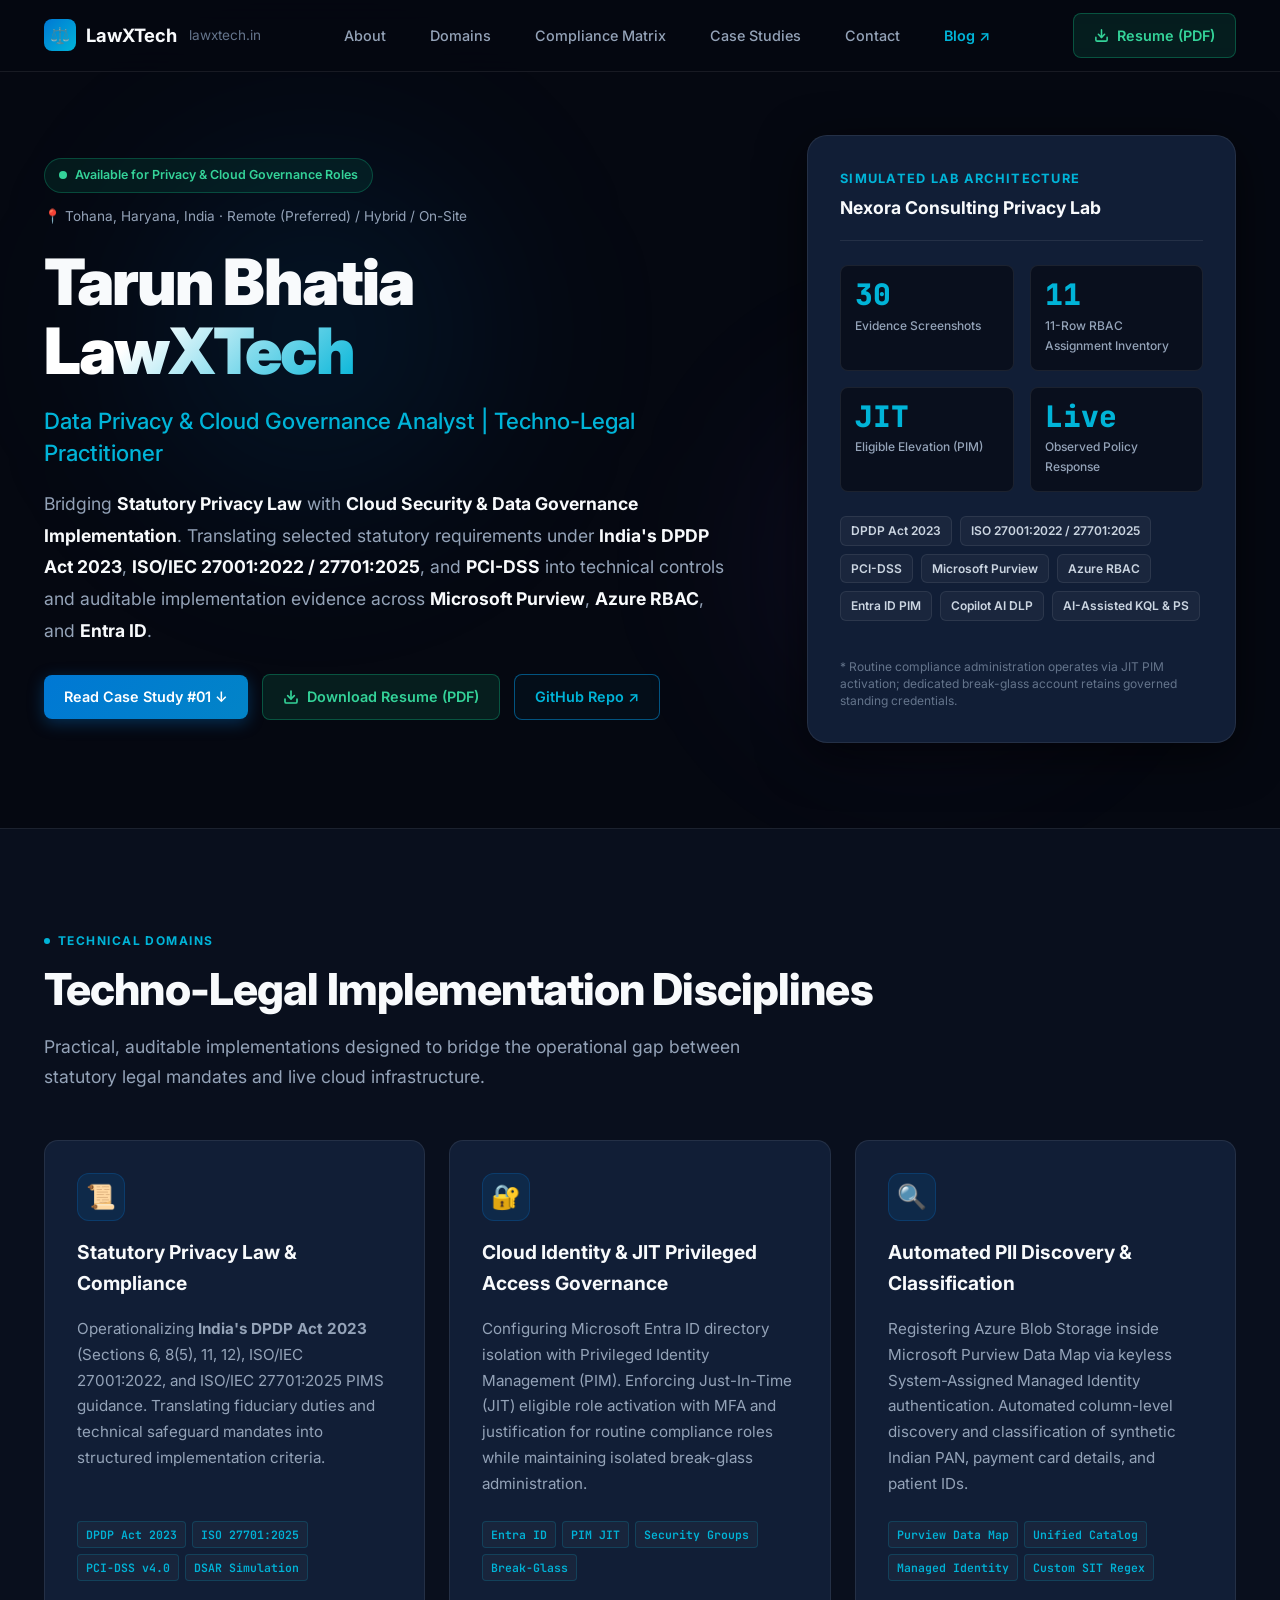
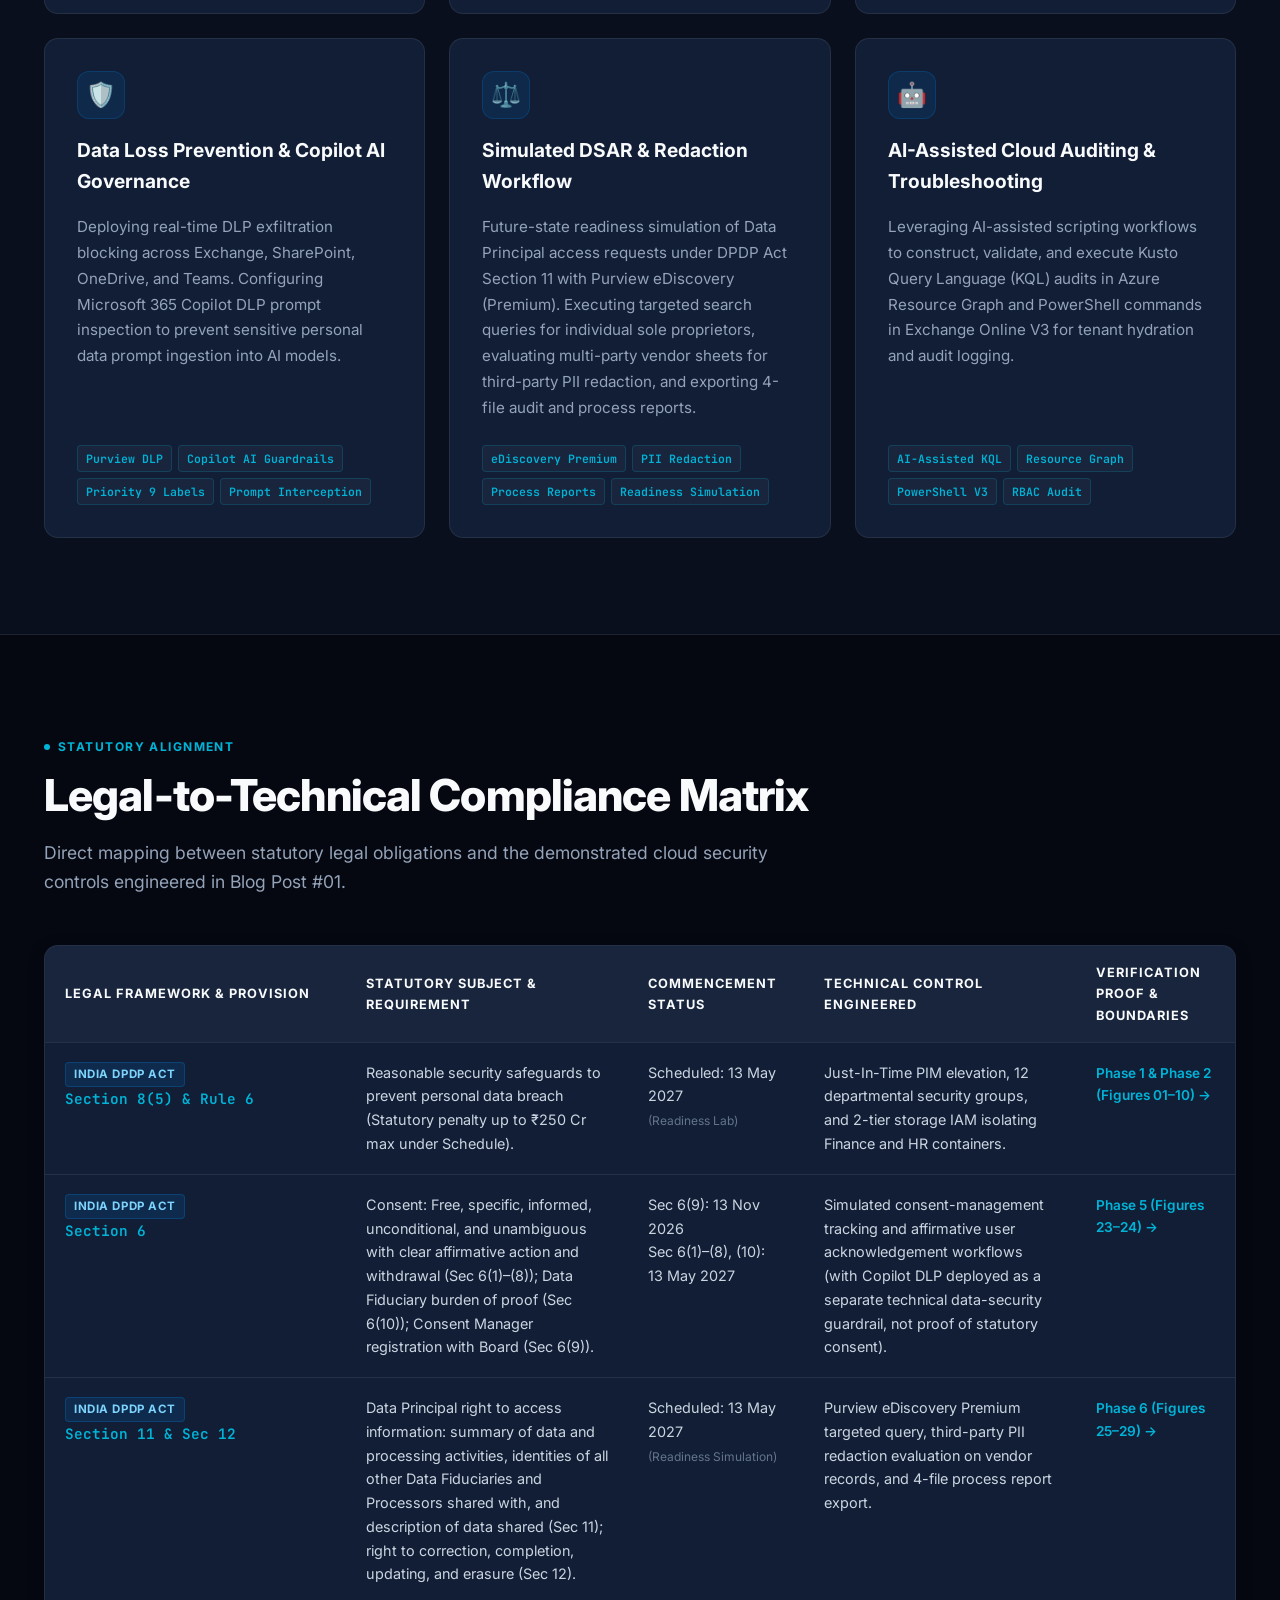
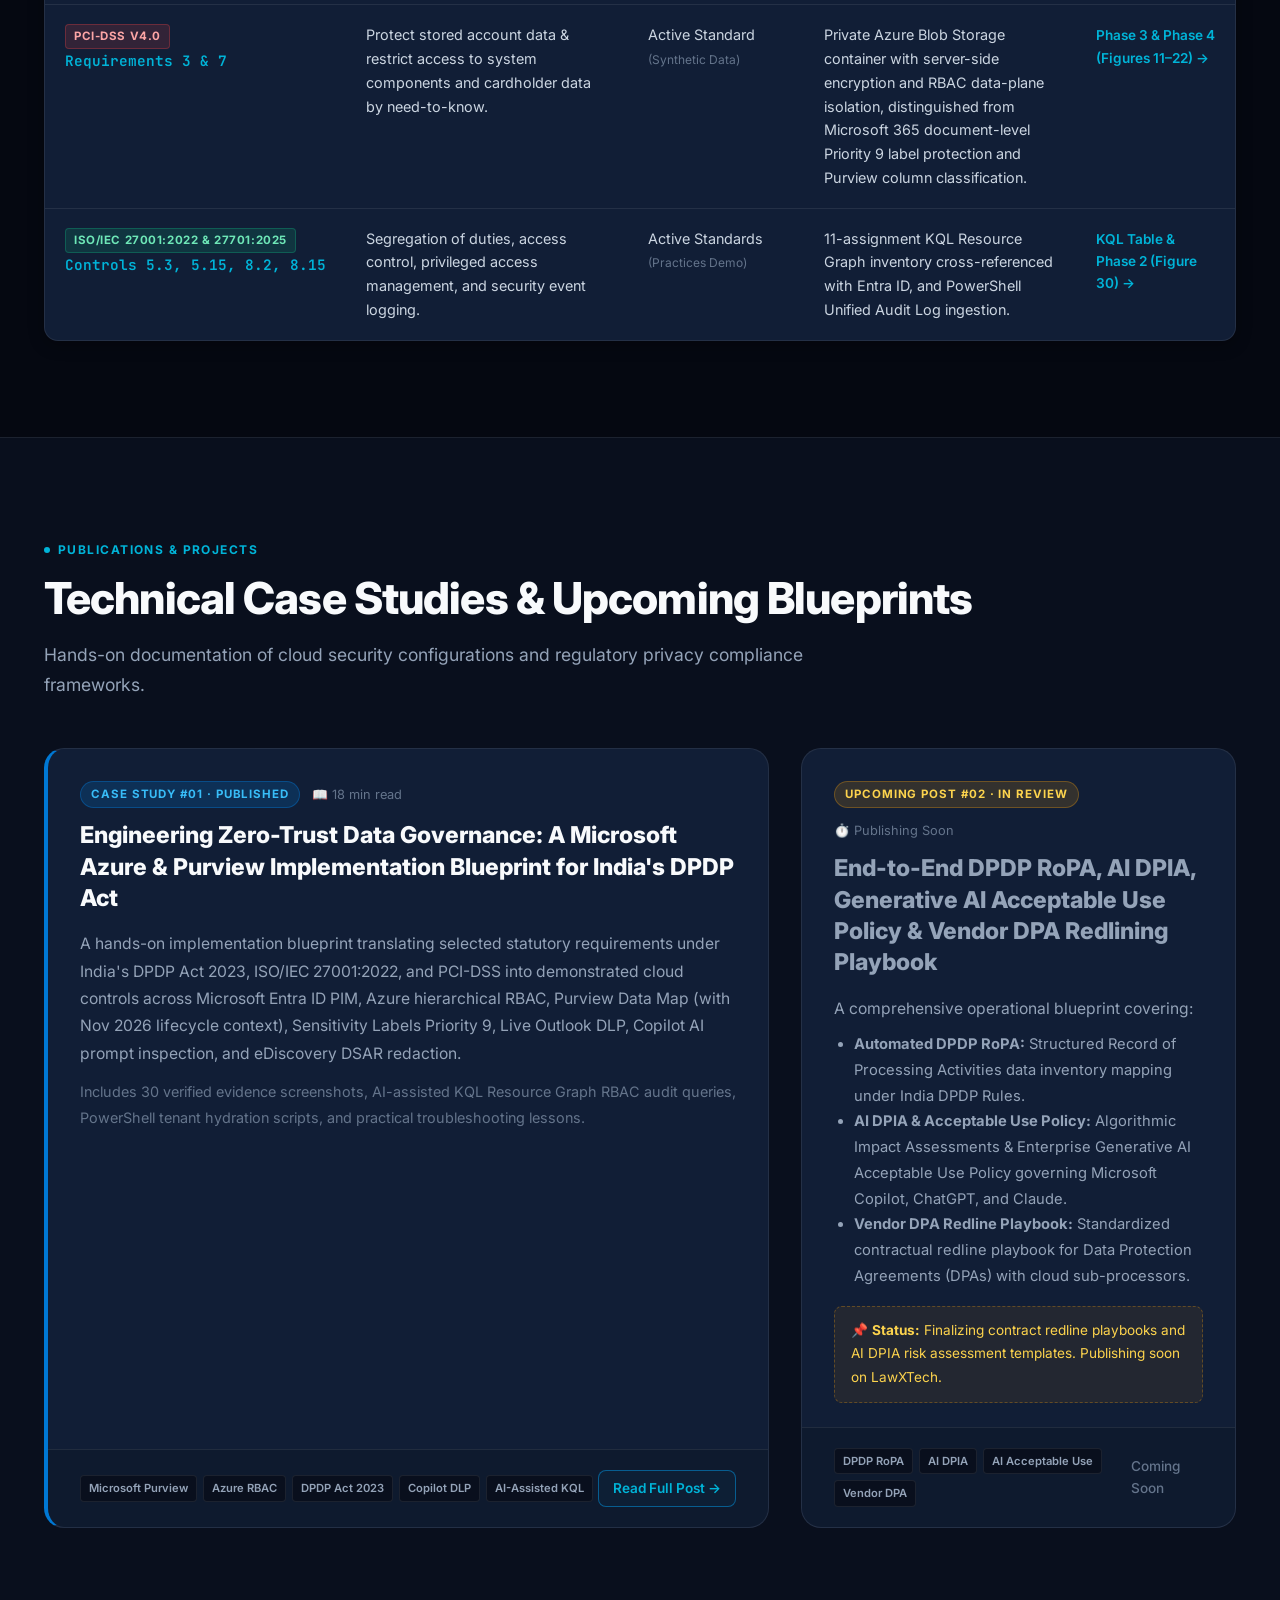
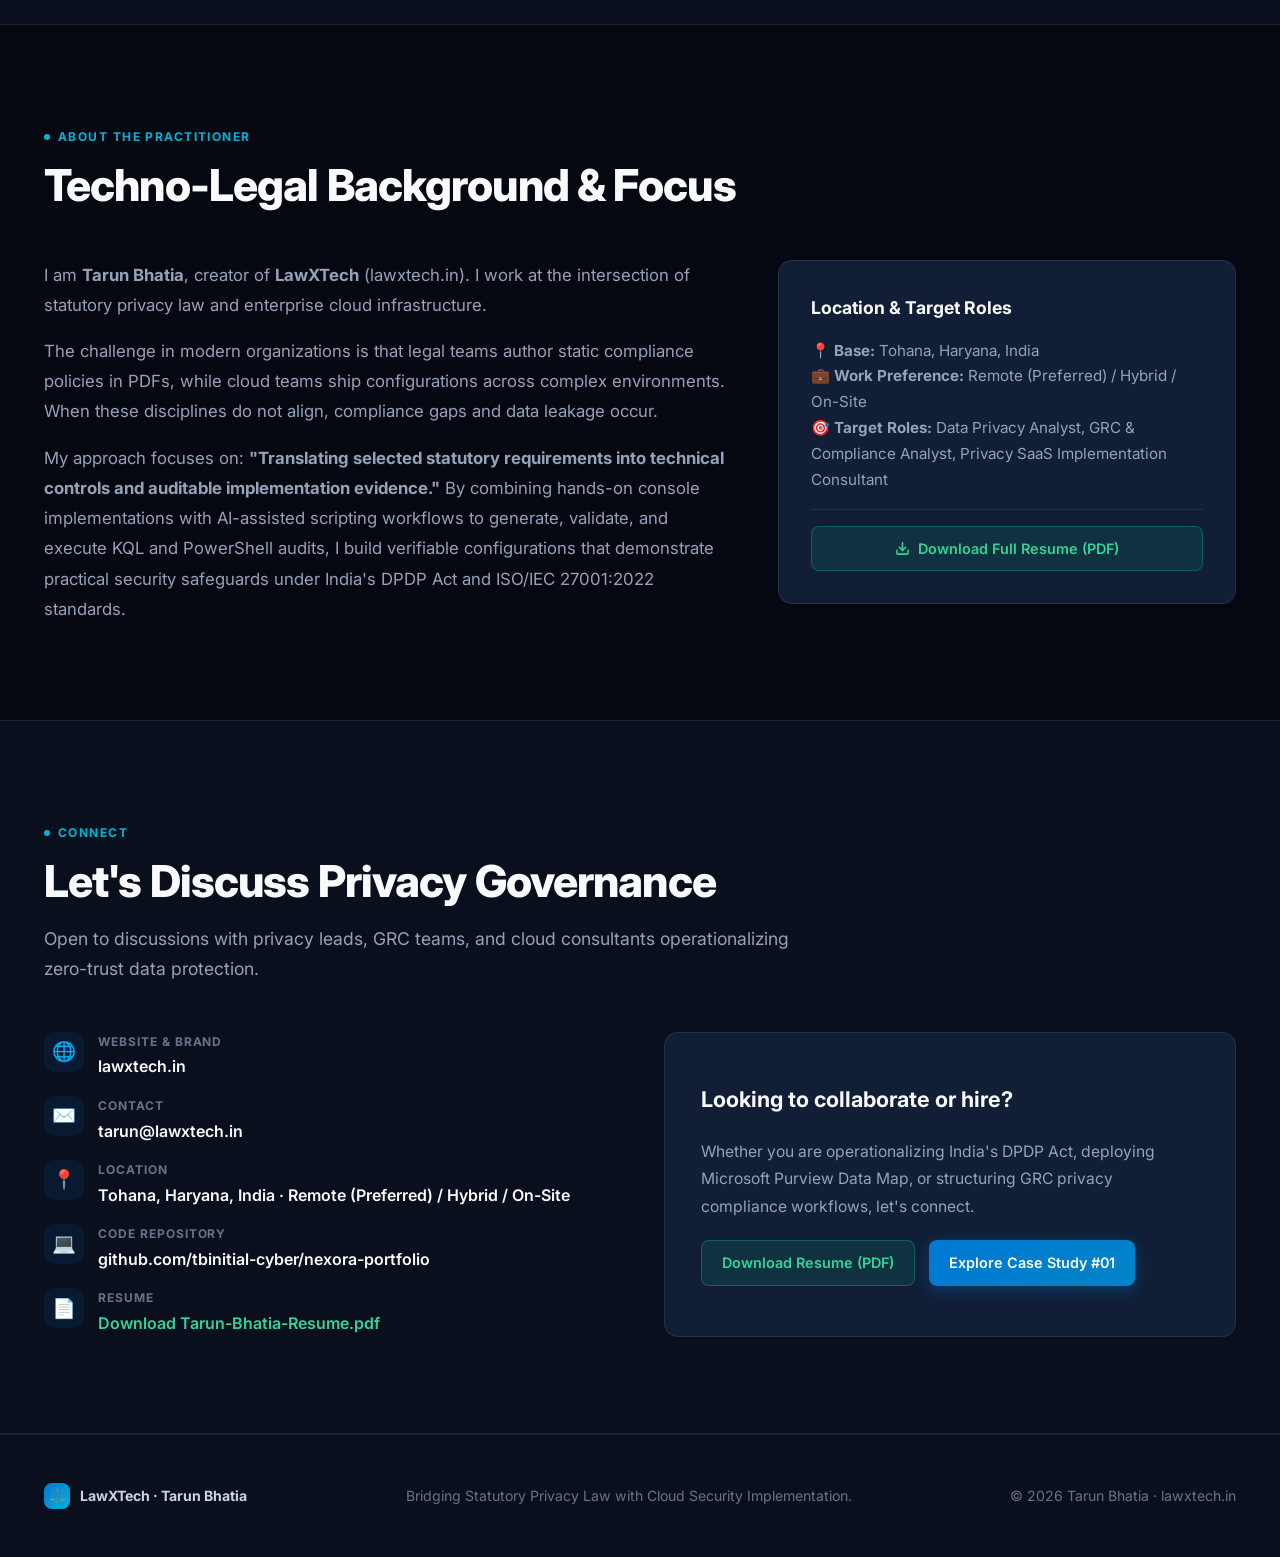
<file: index.html>
<!DOCTYPE html>
<html lang="en">
<head>
  <meta charset="UTF-8">
  <meta name="viewport" content="width=device-width, initial-scale=1.0">
  <title>Tarun Bhatia — Data Privacy &amp; Cloud Governance Analyst | Techno-Legal Practitioner</title>
  <meta name="description" content="Personal techno-legal brand and native technical blog of Tarun Bhatia. Bridging Statutory Privacy Law (DPDP Act 2023, ISO 27001:2022, PCI-DSS) with Cloud Security &amp; Data Governance implementations across Microsoft Purview, Azure RBAC, and Entra ID.">
  <meta property="og:title" content="Tarun Bhatia — Data Privacy &amp; Cloud Governance Analyst | Techno-Legal Practitioner">
  <meta property="og:description" content="Translating selected statutory requirements into technical controls and auditable implementation evidence across Azure, Microsoft Purview, and Entra ID.">
  <meta property="og:url" content="https://lawxtech.in">
  <link rel="preconnect" href="https://fonts.googleapis.com">
  <link rel="preconnect" href="https://fonts.gstatic.com" crossorigin>
  <link href="https://fonts.googleapis.com/css2?family=Inter:wght@300;400;500;600;700;800;900&family=JetBrains+Mono:wght@400;500;600;700&display=swap" rel="stylesheet">
  <link rel="stylesheet" href="style.css">
</head>
<body>

  <!-- ═══════════════════════════════════════════
       NAVIGATION
  ═══════════════════════════════════════════ -->
  <nav id="navbar">
    <div class="container nav-inner">
      <a href="/" class="nav-brand">
        <span class="brand-badge">⚖️</span>
        <span class="brand-name">LawXTech</span>
        <span class="brand-domain">lawxtech.in</span>
      </a>
      <div class="nav-links">
        <a href="#about" class="nav-link">About</a>
        <a href="#domains" class="nav-link">Domains</a>
        <a href="#compliance-matrix" class="nav-link">Compliance Matrix</a>
        <a href="#publications" class="nav-link">Case Studies</a>
        <a href="#contact" class="nav-link">Contact</a>
        <a href="/blog/index.html" class="nav-link" style="color: var(--accent-cyan); font-weight: 600;">Blog ↗</a>
      </div>
      <div class="nav-actions">
        <a href="/assets/Tarun-Bhatia-Resume.pdf" target="_blank" class="btn btn-resume">
          <svg width="15" height="15" viewBox="0 0 24 24" fill="none" stroke="currentColor" stroke-width="2.5" stroke-linecap="round" stroke-linejoin="round"><path d="M21 15v4a2 2 0 0 1-2 2H5a2 2 0 0 1-2-2v-4"></path><polyline points="7 10 12 15 17 10"></polyline><line x1="12" y1="15" x2="12" y2="3"></line></svg>
          Resume (PDF)
        </a>
        <button class="nav-mobile-btn" id="mobile-btn" aria-label="Toggle navigation">
          <span></span><span></span><span></span>
        </button>
      </div>
    </div>
  </nav>

  <!-- ═══════════════════════════════════════════
       HERO
  ═══════════════════════════════════════════ -->
  <header id="hero">
    <div class="hero-glow-1"></div>
    <div class="hero-glow-2"></div>
    <div class="container hero-grid">
      <div class="hero-content">
        <div class="hero-badge-wrap">
          <div class="hero-status">
            <span class="status-dot"></span>
            Available for Privacy &amp; Cloud Governance Roles
          </div>
          <div class="hero-location">
            📍 Tohana, Haryana, India · Remote (Preferred) / Hybrid / On-Site
          </div>
        </div>
        <h1 class="hero-name">
          Tarun Bhatia<br>
          <span>LawXTech</span>
        </h1>
        <h2 class="hero-tagline">
          Data Privacy &amp; Cloud Governance Analyst | Techno-Legal Practitioner
        </h2>
        <p class="hero-bio">
          Bridging <strong>Statutory Privacy Law</strong> with <strong>Cloud Security &amp; Data Governance Implementation</strong>. Translating selected statutory requirements under <strong>India's DPDP Act 2023</strong>, <strong>ISO/IEC 27001:2022 / 27701:2025</strong>, and <strong>PCI-DSS</strong> into technical controls and auditable implementation evidence across <strong>Microsoft Purview</strong>, <strong>Azure RBAC</strong>, and <strong>Entra ID</strong>.
        </p>
        <div class="hero-cta-group">
          <a href="/blog/nexora-purview-dpdp-architecture.html" class="btn btn-primary">
            Read Case Study #01 ↓
          </a>
          <a href="/assets/Tarun-Bhatia-Resume.pdf" target="_blank" class="btn btn-resume">
            <svg width="16" height="16" viewBox="0 0 24 24" fill="none" stroke="currentColor" stroke-width="2.5" stroke-linecap="round" stroke-linejoin="round"><path d="M21 15v4a2 2 0 0 1-2 2H5a2 2 0 0 1-2-2v-4"></path><polyline points="7 10 12 15 17 10"></polyline><line x1="12" y1="15" x2="12" y2="3"></line></svg>
            Download Resume (PDF)
          </a>
          <a href="https://github.com/tbinitial-cyber/nexora-portfolio" target="_blank" rel="noopener" class="btn btn-outline">
            GitHub Repo ↗
          </a>
        </div>
      </div>
      <div class="hero-card">
        <div class="hero-card-header">
          <div class="hch-title">Simulated Lab Architecture</div>
          <div class="hch-sub">Nexora Consulting Privacy Lab</div>
        </div>
        <div class="hero-stats-row">
          <div class="stat-box">
            <div class="sb-num">30</div>
            <div class="sb-lbl">Evidence Screenshots</div>
          </div>
          <div class="stat-box">
            <div class="sb-num">11</div>
            <div class="sb-lbl">11-Row RBAC Assignment Inventory</div>
          </div>
          <div class="stat-box">
            <div class="sb-num">JIT</div>
            <div class="sb-lbl">Eligible Elevation (PIM)</div>
          </div>
          <div class="stat-box">
            <div class="sb-num">Live</div>
            <div class="sb-lbl">Observed Policy Response</div>
          </div>
        </div>
        <div class="hero-badges-list">
          <span class="hbadge">DPDP Act 2023</span>
          <span class="hbadge">ISO 27001:2022 / 27701:2025</span>
          <span class="hbadge">PCI-DSS</span>
          <span class="hbadge">Microsoft Purview</span>
          <span class="hbadge">Azure RBAC</span>
          <span class="hbadge">Entra ID PIM</span>
          <span class="hbadge">Copilot AI DLP</span>
          <span class="hbadge">AI-Assisted KQL &amp; PS</span>
        </div>
        <p style="font-size: 0.75rem; color: var(--text-3); margin-top: 14px; line-height: 1.4;">
          * Routine compliance administration operates via JIT PIM activation; dedicated break-glass account retains governed standing credentials.
        </p>
      </div>
    </div>
  </header>

  <!-- ═══════════════════════════════════════════
       DOMAINS OF EXPERTISE
  ═══════════════════════════════════════════ -->
  <section id="domains" class="section section-alt">
    <div class="container">
      <div class="section-header">
        <div class="section-eyebrow">Technical Domains</div>
        <h2 class="section-title">Techno-Legal Implementation Disciplines</h2>
        <p class="section-desc">Practical, auditable implementations designed to bridge the operational gap between statutory legal mandates and live cloud infrastructure.</p>
      </div>
      <div class="domains-grid">
        <div class="domain-card">
          <div class="dc-icon">📜</div>
          <h3>Statutory Privacy Law &amp; Compliance</h3>
          <p>Operationalizing <strong>India's DPDP Act 2023</strong> (Sections 6, 8(5), 11, 12), ISO/IEC 27001:2022, and ISO/IEC 27701:2025 PIMS guidance. Translating fiduciary duties and technical safeguard mandates into structured implementation criteria.</p>
          <div class="domain-tags">
            <span class="dtag">DPDP Act 2023</span>
            <span class="dtag">ISO 27701:2025</span>
            <span class="dtag">PCI-DSS v4.0</span>
            <span class="dtag">DSAR Simulation</span>
          </div>
        </div>
        <div class="domain-card">
          <div class="dc-icon">🔐</div>
          <h3>Cloud Identity &amp; JIT Privileged Access Governance</h3>
          <p>Configuring Microsoft Entra ID directory isolation with Privileged Identity Management (PIM). Enforcing Just-In-Time (JIT) eligible role activation with MFA and justification for routine compliance roles while maintaining isolated break-glass administration.</p>
          <div class="domain-tags">
            <span class="dtag">Entra ID</span>
            <span class="dtag">PIM JIT</span>
            <span class="dtag">Security Groups</span>
            <span class="dtag">Break-Glass</span>
          </div>
        </div>
        <div class="domain-card">
          <div class="dc-icon">🔍</div>
          <h3>Automated PII Discovery &amp; Classification</h3>
          <p>Registering Azure Blob Storage inside Microsoft Purview Data Map via keyless System-Assigned Managed Identity authentication. Automated column-level discovery and classification of synthetic Indian PAN, payment card details, and patient IDs.</p>
          <div class="domain-tags">
            <span class="dtag">Purview Data Map</span>
            <span class="dtag">Unified Catalog</span>
            <span class="dtag">Managed Identity</span>
            <span class="dtag">Custom SIT Regex</span>
          </div>
        </div>
        <div class="domain-card">
          <div class="dc-icon">🛡️</div>
          <h3>Data Loss Prevention &amp; Copilot AI Governance</h3>
          <p>Deploying real-time DLP exfiltration blocking across Exchange, SharePoint, OneDrive, and Teams. Configuring Microsoft 365 Copilot DLP prompt inspection to prevent sensitive personal data prompt ingestion into AI models.</p>
          <div class="domain-tags">
            <span class="dtag">Purview DLP</span>
            <span class="dtag">Copilot AI Guardrails</span>
            <span class="dtag">Priority 9 Labels</span>
            <span class="dtag">Prompt Interception</span>
          </div>
        </div>
        <div class="domain-card">
          <div class="dc-icon">⚖️</div>
          <h3>Simulated DSAR &amp; Redaction Workflow</h3>
          <p>Future-state readiness simulation of Data Principal access requests under DPDP Act Section 11 with Purview eDiscovery (Premium). Executing targeted search queries for individual sole proprietors, evaluating multi-party vendor sheets for third-party PII redaction, and exporting 4-file audit and process reports.</p>
          <div class="domain-tags">
            <span class="dtag">eDiscovery Premium</span>
            <span class="dtag">PII Redaction</span>
            <span class="dtag">Process Reports</span>
            <span class="dtag">Readiness Simulation</span>
          </div>
        </div>
        <div class="domain-card">
          <div class="dc-icon">🤖</div>
          <h3>AI-Assisted Cloud Auditing &amp; Troubleshooting</h3>
          <p>Leveraging AI-assisted scripting workflows to construct, validate, and execute Kusto Query Language (KQL) audits in Azure Resource Graph and PowerShell commands in Exchange Online V3 for tenant hydration and audit logging.</p>
          <div class="domain-tags">
            <span class="dtag">AI-Assisted KQL</span>
            <span class="dtag">Resource Graph</span>
            <span class="dtag">PowerShell V3</span>
            <span class="dtag">RBAC Audit</span>
          </div>
        </div>
      </div>
    </div>
  </section>

  <!-- ═══════════════════════════════════════════
       COMPLIANCE MATRIX
  ═══════════════════════════════════════════ -->
  <section id="compliance-matrix" class="section">
    <div class="container">
      <div class="section-header">
        <div class="section-eyebrow">Statutory Alignment</div>
        <h2 class="section-title">Legal-to-Technical Compliance Matrix</h2>
        <p class="section-desc">Direct mapping between statutory legal obligations and the demonstrated cloud security controls engineered in Blog Post #01.</p>
      </div>
      <div class="compliance-matrix-wrap">
        <table class="compliance-table">
          <thead>
            <tr>
              <th>Legal Framework &amp; Provision</th>
              <th>Statutory Subject &amp; Requirement</th>
              <th>Commencement Status</th>
              <th>Technical Control Engineered</th>
              <th>Verification Proof &amp; Boundaries</th>
            </tr>
          </thead>
          <tbody>
            <tr>
              <td>
                <span class="matrix-fw fw-dpdp">India DPDP Act</span><br>
                <span class="matrix-sec">Section 8(5) &amp; Rule 6</span>
              </td>
              <td>Reasonable security safeguards to prevent personal data breach (Statutory penalty up to ₹250 Cr max under Schedule).</td>
              <td>Scheduled: 13 May 2027<br><small style="color:var(--text-3);">(Readiness Lab)</small></td>
              <td>Just-In-Time PIM elevation, 12 departmental security groups, and 2-tier storage IAM isolating Finance and HR containers.</td>
              <td><a href="/blog/nexora-purview-dpdp-architecture.html#phase-1" class="matrix-link">Phase 1 &amp; Phase 2 (Figures 01–10) →</a></td>
            </tr>
            <tr>
              <td>
                <span class="matrix-fw fw-dpdp">India DPDP Act</span><br>
                <span class="matrix-sec">Section 6</span>
              </td>
              <td>Consent: Free, specific, informed, unconditional, and unambiguous with clear affirmative action and withdrawal (Sec 6(1)–(8)); Data Fiduciary burden of proof (Sec 6(10)); Consent Manager registration with Board (Sec 6(9)).</td>
              <td>Sec 6(9): 13 Nov 2026<br>Sec 6(1)–(8), (10): 13 May 2027</td>
              <td>Simulated consent-management tracking and affirmative user acknowledgement workflows (with Copilot DLP deployed as a separate technical data-security guardrail, not proof of statutory consent).</td>
              <td><a href="/blog/nexora-purview-dpdp-architecture.html#phase-5" class="matrix-link">Phase 5 (Figures 23–24) →</a></td>
            </tr>
            <tr>
              <td>
                <span class="matrix-fw fw-dpdp">India DPDP Act</span><br>
                <span class="matrix-sec">Section 11 &amp; Sec 12</span>
              </td>
              <td>Data Principal right to access information: summary of data and processing activities, identities of all other Data Fiduciaries and Processors shared with, and description of data shared (Sec 11); right to correction, completion, updating, and erasure (Sec 12).</td>
              <td>Scheduled: 13 May 2027<br><small style="color:var(--text-3);">(Readiness Simulation)</small></td>
              <td>Purview eDiscovery Premium targeted query, third-party PII redaction evaluation on vendor records, and 4-file process report export.</td>
              <td><a href="/blog/nexora-purview-dpdp-architecture.html#phase-6" class="matrix-link">Phase 6 (Figures 25–29) →</a></td>
            </tr>
            <tr>
              <td>
                <span class="matrix-fw fw-pci">PCI-DSS v4.0</span><br>
                <span class="matrix-sec">Requirements 3 &amp; 7</span>
              </td>
              <td>Protect stored account data &amp; restrict access to system components and cardholder data by need-to-know.</td>
              <td>Active Standard<br><small style="color:var(--text-3);">(Synthetic Data)</small></td>
              <td>Private Azure Blob Storage container with server-side encryption and RBAC data-plane isolation, distinguished from Microsoft 365 document-level Priority 9 label protection and Purview column classification.</td>
              <td><a href="/blog/nexora-purview-dpdp-architecture.html#phase-3" class="matrix-link">Phase 3 &amp; Phase 4 (Figures 11–22) →</a></td>
            </tr>
            <tr>
              <td>
                <span class="matrix-fw fw-iso">ISO/IEC 27001:2022 &amp; 27701:2025</span><br>
                <span class="matrix-sec">Controls 5.3, 5.15, 8.2, 8.15</span>
              </td>
              <td>Segregation of duties, access control, privileged access management, and security event logging.</td>
              <td>Active Standards<br><small style="color:var(--text-3);">(Practices Demo)</small></td>
              <td>11-assignment KQL Resource Graph inventory cross-referenced with Entra ID, and PowerShell Unified Audit Log ingestion.</td>
              <td><a href="/blog/nexora-purview-dpdp-architecture.html#phase-2" class="matrix-link">KQL Table &amp; Phase 2 (Figure 30) →</a></td>
            </tr>
          </tbody>
        </table>
      </div>
    </div>
  </section>

  <!-- ═══════════════════════════════════════════
       LATEST TECHNICAL CASE STUDIES & PUBLICATIONS
  ═══════════════════════════════════════════ -->
  <section id="publications" class="section section-alt">
    <div class="container">
      <div class="section-header">
        <div class="section-eyebrow">Publications &amp; Projects</div>
        <h2 class="section-title">Technical Case Studies &amp; Upcoming Blueprints</h2>
        <p class="section-desc">Hands-on documentation of cloud security configurations and regulatory privacy compliance frameworks.</p>
      </div>
      <div class="feed-grid">
        <!-- Post #01 (Active) -->
        <article class="feed-card primary-post">
          <div class="feed-card-header">
            <div class="post-meta-row">
              <span class="post-pill pill-active">Case Study #01 · Published</span>
              <span class="post-read-time">📖 18 min read</span>
            </div>
            <h3 class="feed-title">
              <a href="/blog/nexora-purview-dpdp-architecture.html">
                Engineering Zero-Trust Data Governance: A Microsoft Azure &amp; Purview Implementation Blueprint for India's DPDP Act
              </a>
            </h3>
          </div>
          <div class="feed-body">
            <p>
              A hands-on implementation blueprint translating selected statutory requirements under India's DPDP Act 2023, ISO/IEC 27001:2022, and PCI-DSS into demonstrated cloud controls across Microsoft Entra ID PIM, Azure hierarchical RBAC, Purview Data Map (with Nov 2026 lifecycle context), Sensitivity Labels Priority 9, Live Outlook DLP, Copilot AI prompt inspection, and eDiscovery DSAR redaction.
            </p>
            <p style="margin-top: 12px; font-size: 0.9rem; color: var(--text-3);">
              Includes 30 verified evidence screenshots, AI-assisted KQL Resource Graph RBAC audit queries, PowerShell tenant hydration scripts, and practical troubleshooting lessons.
            </p>
          </div>
          <div class="feed-footer">
            <div class="feed-tags">
              <span class="ftag">Microsoft Purview</span>
              <span class="ftag">Azure RBAC</span>
              <span class="ftag">DPDP Act 2023</span>
              <span class="ftag">Copilot DLP</span>
              <span class="ftag">AI-Assisted KQL</span>
            </div>
            <a href="/blog/nexora-purview-dpdp-architecture.html" class="btn btn-outline" style="font-size: 0.85rem; padding: 6px 14px;">
              Read Full Post →
            </a>
          </div>
        </article>

        <!-- Post #02 (Upcoming Card with Policies incorporated) -->
        <article class="feed-card">
          <div class="feed-card-header">
            <div class="post-meta-row">
              <span class="post-pill pill-upcoming">Upcoming Post #02 · In Review</span>
              <span class="post-read-time">⏱️ Publishing Soon</span>
            </div>
            <h3 class="feed-title" style="color: var(--text-2);">
              End-to-End DPDP RoPA, AI DPIA, Generative AI Acceptable Use Policy &amp; Vendor DPA Redlining Playbook
            </h3>
          </div>
          <div class="feed-body">
            <p>
              A comprehensive operational blueprint covering:
            </p>
            <ul style="margin: 10px 0 14px 20px; list-style: disc; font-size: 0.92rem; color: var(--text-2);">
              <li><strong>Automated DPDP RoPA:</strong> Structured Record of Processing Activities data inventory mapping under India DPDP Rules.</li>
              <li><strong>AI DPIA &amp; Acceptable Use Policy:</strong> Algorithmic Impact Assessments &amp; Enterprise Generative AI Acceptable Use Policy governing Microsoft Copilot, ChatGPT, and Claude.</li>
              <li><strong>Vendor DPA Redline Playbook:</strong> Standardized contractual redline playbook for Data Protection Agreements (DPAs) with cloud sub-processors.</li>
            </ul>
            <div style="margin-top: 16px; padding: 12px 16px; border-radius: var(--radius-sm); background: rgba(245, 158, 11, 0.08); border: 1px dashed rgba(245, 158, 11, 0.3); font-size: 0.85rem; color: #fcd34d;">
              📌 <strong>Status:</strong> Finalizing contract redline playbooks and AI DPIA risk assessment templates. Publishing soon on LawXTech.
            </div>
          </div>
          <div class="feed-footer">
            <div class="feed-tags">
              <span class="ftag">DPDP RoPA</span>
              <span class="ftag">AI DPIA</span>
              <span class="ftag">AI Acceptable Use</span>
              <span class="ftag">Vendor DPA</span>
            </div>
            <span style="font-size: 0.85rem; color: var(--text-3); font-weight: 500;">Coming Soon</span>
          </div>
        </article>
      </div>
    </div>
  </section>

  <!-- ═══════════════════════════════════════════
       ABOUT TARUN BHATIA
  ═══════════════════════════════════════════ -->
  <section id="about" class="section">
    <div class="container">
      <div class="section-header">
        <div class="section-eyebrow">About the Practitioner</div>
        <h2 class="section-title">Techno-Legal Background &amp; Focus</h2>
      </div>
      <div style="display: grid; grid-template-columns: 1.2fr 0.8fr; gap: 48px; align-items: start;">
        <div style="font-size: 1.05rem; color: var(--text-2); line-height: 1.8;">
          <p>
            I am <strong>Tarun Bhatia</strong>, creator of <strong>LawXTech</strong> (lawxtech.in). I work at the intersection of statutory privacy law and enterprise cloud infrastructure.
          </p>
          <p style="margin-top: 16px;">
            The challenge in modern organizations is that legal teams author static compliance policies in PDFs, while cloud teams ship configurations across complex environments. When these disciplines do not align, compliance gaps and data leakage occur.
          </p>
          <p style="margin-top: 16px;">
            My approach focuses on: <strong>"Translating selected statutory requirements into technical controls and auditable implementation evidence."</strong> By combining hands-on console implementations with AI-assisted scripting workflows to generate, validate, and execute KQL and PowerShell audits, I build verifiable configurations that demonstrate practical security safeguards under India's DPDP Act and ISO/IEC 27001:2022 standards.
          </p>
        </div>
        <div style="background: var(--bg-card); border: 1px solid var(--border); border-radius: var(--radius-md); padding: 32px; display: flex; flex-direction: column; gap: 16px;">
          <h4 style="color: var(--text-0); font-size: 1.1rem; font-weight: 700;">Location &amp; Target Roles</h4>
          <p style="font-size: 0.95rem; color: var(--text-2); line-height: 1.7;">
            📍 <strong>Base:</strong> Tohana, Haryana, India<br>
            💼 <strong>Work Preference:</strong> Remote (Preferred) / Hybrid / On-Site<br>
            🎯 <strong>Target Roles:</strong> Data Privacy Analyst, GRC &amp; Compliance Analyst, Privacy SaaS Implementation Consultant
          </p>
          <div style="padding-top: 16px; border-top: 1px solid var(--border);">
            <a href="/assets/Tarun-Bhatia-Resume.pdf" target="_blank" class="btn btn-resume" style="width: 100%;">
              <svg width="15" height="15" viewBox="0 0 24 24" fill="none" stroke="currentColor" stroke-width="2.5" stroke-linecap="round" stroke-linejoin="round"><path d="M21 15v4a2 2 0 0 1-2 2H5a2 2 0 0 1-2-2v-4"></path><polyline points="7 10 12 15 17 10"></polyline><line x1="12" y1="15" x2="12" y2="3"></line></svg>
              Download Full Resume (PDF)
            </a>
          </div>
        </div>
      </div>
    </div>
  </section>

  <!-- ═══════════════════════════════════════════
       CONTACT
  ═══════════════════════════════════════════ -->
  <section id="contact" class="section section-alt">
    <div class="container">
      <div class="section-header">
        <div class="section-eyebrow">Connect</div>
        <h2 class="section-title">Let's Discuss Privacy Governance</h2>
        <p class="section-desc">Open to discussions with privacy leads, GRC teams, and cloud consultants operationalizing zero-trust data protection.</p>
      </div>
      <div class="contact-grid">
        <div class="contact-left">
          <div class="contact-info-list">
            <div class="ci-row">
              <div class="ci-icon">🌐</div>
              <div>
                <div class="ci-title">Website &amp; Brand</div>
                <div class="ci-val"><a href="https://lawxtech.in" target="_blank">lawxtech.in</a></div>
              </div>
            </div>
            <div class="ci-row">
              <div class="ci-icon">✉️</div>
              <div>
                <div class="ci-title">CONTACT</div>
                <div class="ci-val"><a href="mailto:tarun@lawxtech.in">tarun@lawxtech.in</a></div>
              </div>
            </div>
            <div class="ci-row">
              <div class="ci-icon">📍</div>
              <div>
                <div class="ci-title">Location</div>
                <div class="ci-val">Tohana, Haryana, India · Remote (Preferred) / Hybrid / On-Site</div>
              </div>
            </div>
            <div class="ci-row">
              <div class="ci-icon">💻</div>
              <div>
                <div class="ci-title">Code Repository</div>
                <div class="ci-val"><a href="https://github.com/tbinitial-cyber/nexora-portfolio" target="_blank">github.com/tbinitial-cyber/nexora-portfolio</a></div>
              </div>
            </div>
            <div class="ci-row">
              <div class="ci-icon">📄</div>
              <div>
                <div class="ci-title">Resume</div>
                <div class="ci-val"><a href="/assets/Tarun-Bhatia-Resume.pdf" target="_blank" style="color: #34d399;">Download Tarun-Bhatia-Resume.pdf</a></div>
              </div>
            </div>
          </div>
        </div>
        <div style="background: var(--bg-card); border: 1px solid var(--border); border-radius: var(--radius-md); padding: 36px; display: flex; flex-direction: column; justify-content: center; gap: 20px;">
          <h3 style="color: var(--text-0); font-size: 1.35rem; font-weight: 700;">Looking to collaborate or hire?</h3>
          <p style="color: var(--text-2); font-size: 0.98rem; line-height: 1.75;">
            Whether you are operationalizing India's DPDP Act, deploying Microsoft Purview Data Map, or structuring GRC privacy compliance workflows, let's connect.
          </p>
          <div style="display: flex; gap: 14px; flex-wrap: wrap;">
            <a href="/assets/Tarun-Bhatia-Resume.pdf" target="_blank" class="btn btn-resume">
              Download Resume (PDF)
            </a>
            <a href="/blog/nexora-purview-dpdp-architecture.html" class="btn btn-primary">
              Explore Case Study #01
            </a>
          </div>
        </div>
      </div>
    </div>
  </section>

  <!-- ═══════════════════════════════════════════
       FOOTER
  ═══════════════════════════════════════════ -->
  <footer>
    <div class="container footer-inner">
      <div class="footer-brand-wrap">
        <span class="brand-badge" style="width: 26px; height: 26px; font-size: 0.85rem;">⚖️</span>
        <span>LawXTech · Tarun Bhatia</span>
      </div>
      <div>
        Bridging Statutory Privacy Law with Cloud Security Implementation.
      </div>
      <div>
        © 2026 Tarun Bhatia · lawxtech.in
      </div>
    </div>
  </footer>

  <script src="script.js"></script>
</body>
</html>
</file>
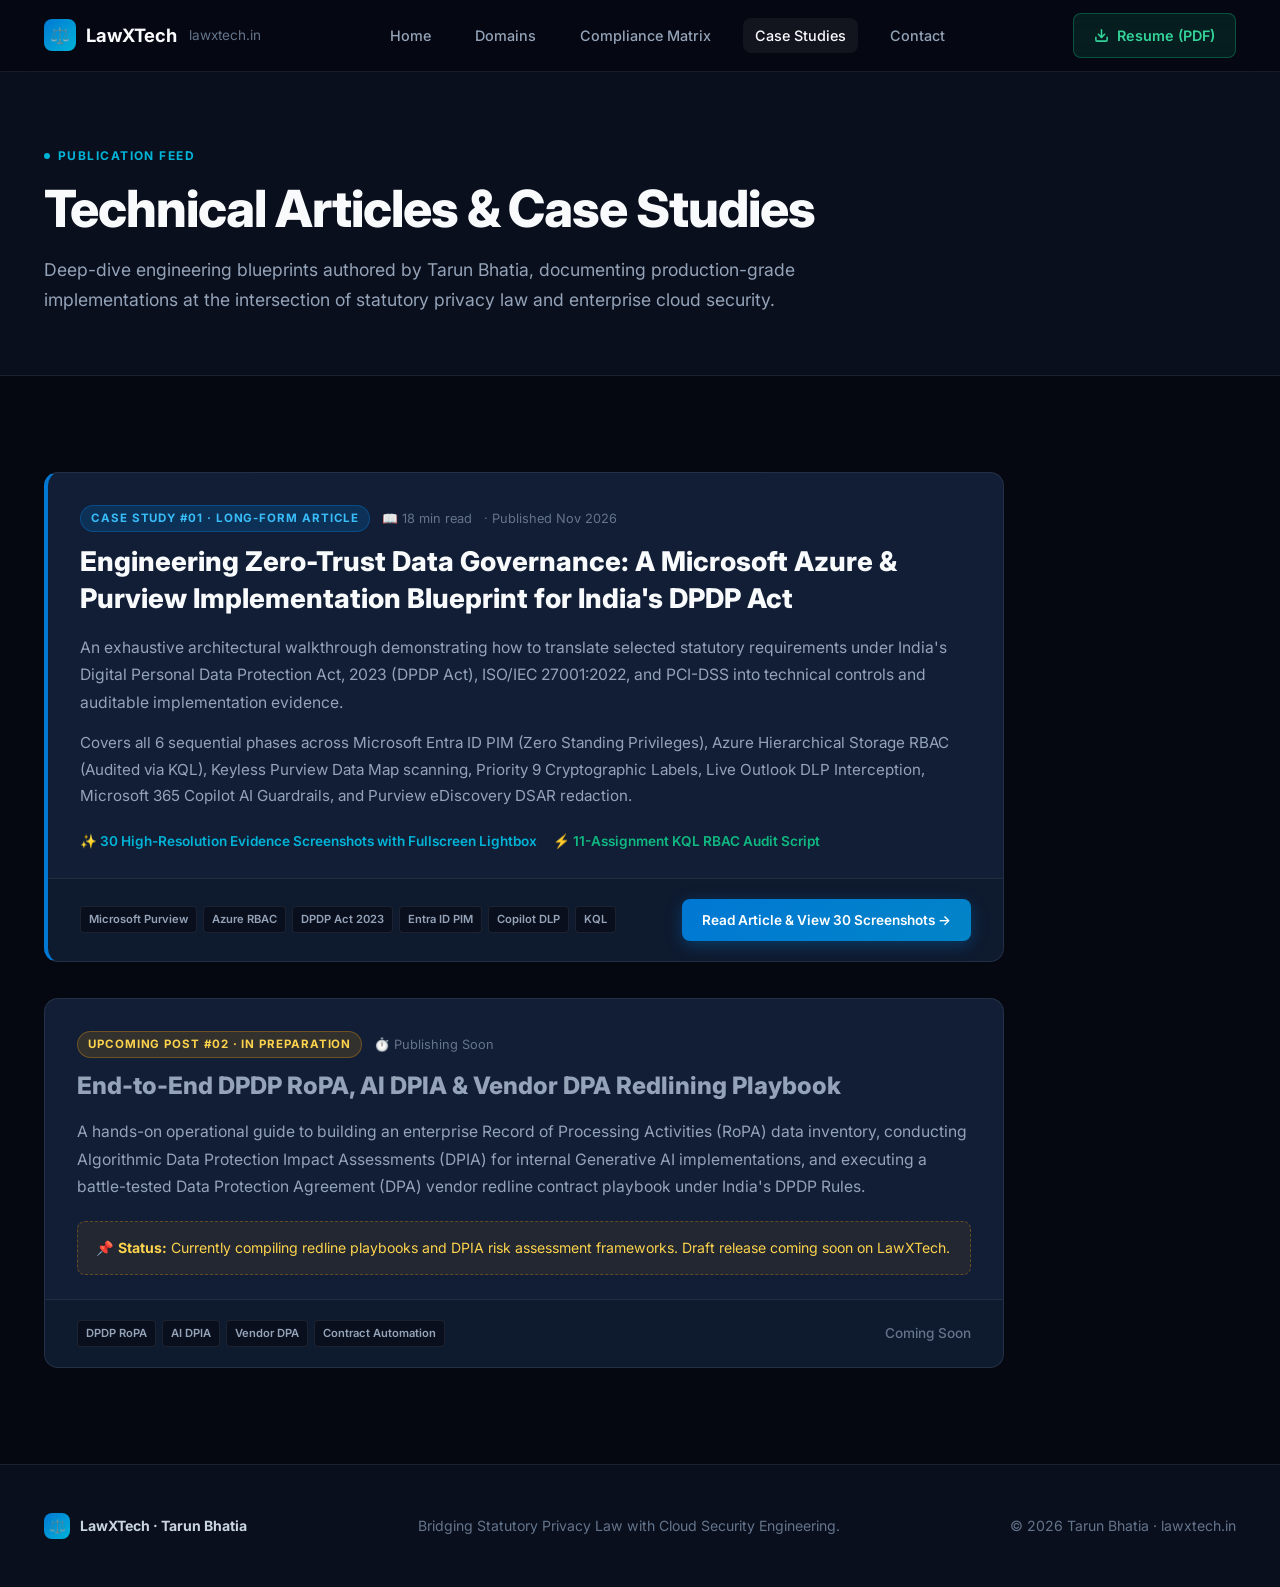
<file: blog/index.html>
<!DOCTYPE html>
<html lang="en">
<head>
  <meta charset="UTF-8">
  <meta name="viewport" content="width=device-width, initial-scale=1.0">
  <title>Technical Blog &amp; Case Studies | LawXTech — Tarun Bhatia</title>
  <meta name="description" content="Technical publications, cloud security blueprints, and regulatory engineering case studies by Tarun Bhatia on Microsoft Purview, Azure RBAC, DPDP Act 2023, and Zero-Trust data governance.">
  <link rel="preconnect" href="https://fonts.googleapis.com">
  <link rel="preconnect" href="https://fonts.gstatic.com" crossorigin>
  <link href="https://fonts.googleapis.com/css2?family=Inter:wght@300;400;500;600;700;800;900&family=JetBrains+Mono:wght@400;500;600;700&display=swap" rel="stylesheet">
  <link rel="stylesheet" href="../style.css">
</head>
<body>

  <!-- Navigation -->
  <nav id="navbar">
    <div class="container nav-inner">
      <a href="/" class="nav-brand">
        <span class="brand-badge">⚖️</span>
        <span class="brand-name">LawXTech</span>
        <span class="brand-domain">lawxtech.in</span>
      </a>
      <div class="nav-links">
        <a href="/" class="nav-link">Home</a>
        <a href="/#domains" class="nav-link">Domains</a>
        <a href="/#compliance-matrix" class="nav-link">Compliance Matrix</a>
        <a href="/blog/index.html" class="nav-link active">Case Studies</a>
        <a href="/#contact" class="nav-link">Contact</a>
      </div>
      <div class="nav-actions">
        <a href="/assets/Tarun-Bhatia-Resume.pdf" target="_blank" class="btn btn-resume">
          <svg width="15" height="15" viewBox="0 0 24 24" fill="none" stroke="currentColor" stroke-width="2.5" stroke-linecap="round" stroke-linejoin="round"><path d="M21 15v4a2 2 0 0 1-2 2H5a2 2 0 0 1-2-2v-4"></path><polyline points="7 10 12 15 17 10"></polyline><line x1="12" y1="15" x2="12" y2="3"></line></svg>
          Resume (PDF)
        </a>
        <button class="nav-mobile-btn" id="mobile-btn" aria-label="Toggle navigation">
          <span></span><span></span><span></span>
        </button>
      </div>
    </div>
  </nav>

  <!-- Header -->
  <header style="padding: 140px 0 60px; background: var(--bg-1); border-bottom: 1px solid var(--border);">
    <div class="container">
      <div class="section-eyebrow">Publication Feed</div>
      <h1 class="section-title" style="font-size: clamp(2.25rem, 4vw, 3.25rem);">Technical Articles &amp; Case Studies</h1>
      <p class="section-desc">
        Deep-dive engineering blueprints authored by Tarun Bhatia, documenting production-grade implementations at the intersection of statutory privacy law and enterprise cloud security.
      </p>
    </div>
  </header>

  <!-- Publications Feed -->
  <section class="section">
    <div class="container">
      <div style="display: flex; flex-direction: column; gap: 36px; max-width: 960px;">

        <!-- Post #01 -->
        <article class="feed-card primary-post" style="border-radius: var(--radius-md);">
          <div class="feed-card-header">
            <div class="post-meta-row">
              <span class="post-pill pill-active">Case Study #01 · Long-Form Article</span>
              <span class="post-read-time">📖 18 min read</span>
              <span style="font-size: 0.8rem; color: var(--text-3);">· Published Nov 2026</span>
            </div>
            <h2 class="feed-title" style="font-size: 1.7rem;">
              <a href="/blog/nexora-purview-dpdp-architecture.html">
                Engineering Zero-Trust Data Governance: A Microsoft Azure &amp; Purview Implementation Blueprint for India's DPDP Act
              </a>
            </h2>
          </div>
          <div class="feed-body">
            <p>
              An exhaustive architectural walkthrough demonstrating how to translate selected statutory requirements under India's Digital Personal Data Protection Act, 2023 (DPDP Act), ISO/IEC 27001:2022, and PCI-DSS into technical controls and auditable implementation evidence.
            </p>
            <p style="margin-top: 14px; font-size: 0.95rem; color: var(--text-2);">
              Covers all 6 sequential phases across Microsoft Entra ID PIM (Zero Standing Privileges), Azure Hierarchical Storage RBAC (Audited via KQL), Keyless Purview Data Map scanning, Priority 9 Cryptographic Labels, Live Outlook DLP Interception, Microsoft 365 Copilot AI Guardrails, and Purview eDiscovery DSAR redaction.
            </p>
            <div style="margin-top: 20px; display: flex; align-items: center; gap: 16px; flex-wrap: wrap;">
              <span style="font-size: 0.85rem; color: var(--accent-cyan); font-weight: 600;">✨ 30 High-Resolution Evidence Screenshots with Fullscreen Lightbox</span>
              <span style="font-size: 0.85rem; color: var(--accent-green); font-weight: 600;">⚡ 11-Assignment KQL RBAC Audit Script</span>
            </div>
          </div>
          <div class="feed-footer">
            <div class="feed-tags">
              <span class="ftag">Microsoft Purview</span>
              <span class="ftag">Azure RBAC</span>
              <span class="ftag">DPDP Act 2023</span>
              <span class="ftag">Entra ID PIM</span>
              <span class="ftag">Copilot DLP</span>
              <span class="ftag">KQL</span>
            </div>
            <a href="/blog/nexora-purview-dpdp-architecture.html" class="btn btn-primary" style="font-size: 0.85rem;">
              Read Article &amp; View 30 Screenshots →
            </a>
          </div>
        </article>

        <!-- Post #02 -->
        <article class="feed-card" style="border-radius: var(--radius-md);">
          <div class="feed-card-header">
            <div class="post-meta-row">
              <span class="post-pill pill-upcoming">Upcoming Post #02 · In Preparation</span>
              <span class="post-read-time">⏱️ Publishing Soon</span>
            </div>
            <h2 class="feed-title" style="font-size: 1.5rem; color: var(--text-2);">
              End-to-End DPDP RoPA, AI DPIA &amp; Vendor DPA Redlining Playbook
            </h2>
          </div>
          <div class="feed-body">
            <p>
              A hands-on operational guide to building an enterprise Record of Processing Activities (RoPA) data inventory, conducting Algorithmic Data Protection Impact Assessments (DPIA) for internal Generative AI implementations, and executing a battle-tested Data Protection Agreement (DPA) vendor redline contract playbook under India's DPDP Rules.
            </p>
            <div style="margin-top: 20px; padding: 14px 18px; border-radius: var(--radius-sm); background: rgba(245, 158, 11, 0.08); border: 1px dashed rgba(245, 158, 11, 0.3); font-size: 0.88rem; color: #fcd34d;">
              📌 <strong>Status:</strong> Currently compiling redline playbooks and DPIA risk assessment frameworks. Draft release coming soon on LawXTech.
            </div>
          </div>
          <div class="feed-footer">
            <div class="feed-tags">
              <span class="ftag">DPDP RoPA</span>
              <span class="ftag">AI DPIA</span>
              <span class="ftag">Vendor DPA</span>
              <span class="ftag">Contract Automation</span>
            </div>
            <span style="font-size: 0.85rem; color: var(--text-3); font-weight: 500;">Coming Soon</span>
          </div>
        </article>

      </div>
    </div>
  </section>

  <!-- Footer -->
  <footer>
    <div class="container footer-inner">
      <div class="footer-brand-wrap">
        <span class="brand-badge" style="width: 26px; height: 26px; font-size: 0.85rem;">⚖️</span>
        <span>LawXTech · Tarun Bhatia</span>
      </div>
      <div>
        Bridging Statutory Privacy Law with Cloud Security Engineering.
      </div>
      <div>
        © 2026 Tarun Bhatia · lawxtech.in
      </div>
    </div>
  </footer>

  <script src="../script.js"></script>
</body>
</html>
</file>
<file: style.css>
/* ═══════════════════════════════════════════════════════════
   LawXTech (lawxtech.in) — Universal Design System & Stylesheet
   Author: Tarun Bhatia (Privacy Engineer & Data Governance Specialist)
   Theme: High-End Techno-Legal Dark + Azure/Cyan + Purple Accent
═══════════════════════════════════════════════════════════ */

:root {
  --bg-0: #050811;
  --bg-1: #090f1d;
  --bg-2: #0e172a;
  --bg-card: #111e36;
  --bg-card-hover: #172744;
  --border: rgba(255, 255, 255, 0.08);
  --border-hover: rgba(0, 168, 255, 0.45);
  --accent: #0078d4;
  --accent-cyan: #00b4d8;
  --accent-purple: #8b5cf6;
  --accent-green: #10b981;
  --accent-red: #ef4444;
  --accent-amber: #f59e0b;
  --text-0: #f8fafc;
  --text-1: #cbd5e1;
  --text-2: #94a3b8;
  --text-3: #64748b;
  --font-main: 'Inter', -apple-system, BlinkMacSystemFont, 'Segoe UI', Roboto, sans-serif;
  --font-mono: 'JetBrains Mono', 'Fira Code', monospace;
  --radius-sm: 8px;
  --radius-md: 14px;
  --radius-lg: 20px;
  --shadow-sm: 0 4px 16px rgba(0, 0, 0, 0.3);
  --shadow-lg: 0 12px 48px rgba(0, 0, 0, 0.6);
  --transition: all 0.25s cubic-bezier(0.4, 0, 0.2, 1);
}

/* ── Reset & Global ── */
*, *::before, *::after { box-sizing: border-box; margin: 0; padding: 0; }
html { scroll-behavior: smooth; font-size: 16px; }
body {
  font-family: var(--font-main);
  background: var(--bg-0);
  color: var(--text-1);
  line-height: 1.65;
  overflow-x: hidden;
  -webkit-font-smoothing: antialiased;
}
img { max-width: 100%; height: auto; display: block; }
a { color: inherit; text-decoration: none; transition: var(--transition); }
ul, ol { list-style: none; }
button { cursor: pointer; border: none; background: none; font-family: inherit; }
code {
  font-family: var(--font-mono);
  font-size: 0.88em;
  background: rgba(0, 180, 216, 0.1);
  color: #7dd3fc;
  padding: 3px 7px;
  border-radius: 5px;
  border: 1px solid rgba(0, 180, 216, 0.2);
}
pre { font-family: var(--font-mono); }

/* ── Reading Progress Bar ── */
#reading-progress {
  position: fixed; top: 0; left: 0; width: 0%; height: 3px;
  background: linear-gradient(90deg, var(--accent), var(--accent-cyan), var(--accent-purple));
  z-index: 2000; transition: width 0.1s ease-out;
}

/* ── Layout Containers ── */
.container { max-width: 1240px; margin: 0 auto; padding: 0 24px; }
.container-narrow { max-width: 900px; margin: 0 auto; padding: 0 24px; }
.section { padding: 96px 0; }
.section-alt { background: var(--bg-1); border-top: 1px solid var(--border); border-bottom: 1px solid var(--border); }
.section-header { margin-bottom: 48px; }
.section-eyebrow {
  display: inline-flex; align-items: center; gap: 8px;
  font-size: 0.75rem; font-weight: 700; text-transform: uppercase;
  letter-spacing: 0.12em; color: var(--accent-cyan); margin-bottom: 12px;
}
.section-eyebrow::before {
  content: ''; display: inline-block; width: 6px; height: 6px;
  border-radius: 50%; background: var(--accent-cyan);
}
.section-title {
  font-size: clamp(2rem, 3.5vw, 2.75rem);
  font-weight: 800; color: var(--text-0);
  line-height: 1.2; letter-spacing: -0.02em; margin-bottom: 16px;
}
.section-desc { font-size: 1.1rem; color: var(--text-2); max-width: 760px; line-height: 1.7; }

/* ── Navigation ── */
#navbar {
  position: fixed; top: 0; left: 0; right: 0; z-index: 1000;
  height: 72px; display: flex; align-items: center;
  background: rgba(5, 8, 17, 0.85); backdrop-filter: blur(16px);
  -webkit-backdrop-filter: blur(16px);
  border-bottom: 1px solid var(--border);
  transition: var(--transition);
}
.nav-inner {
  display: flex; align-items: center; justify-content: space-between;
  width: 100%;
}
.nav-brand {
  display: flex; align-items: center; gap: 10px; font-weight: 700;
  font-size: 1.15rem; color: var(--text-0);
}
.brand-badge {
  background: linear-gradient(135deg, var(--accent), var(--accent-cyan));
  width: 32px; height: 32px; border-radius: 8px;
  display: flex; align-items: center; justify-content: center;
  font-size: 1rem; color: #fff;
}
.brand-domain { font-size: 0.85rem; color: var(--text-3); font-weight: 400; margin-left: 2px; }
.nav-links { display: flex; align-items: center; gap: 20px; }
.nav-link {
  font-size: 0.9rem; font-weight: 500; color: var(--text-2);
  padding: 6px 12px; border-radius: var(--radius-sm);
}
.nav-link:hover, .nav-link.active { color: var(--text-0); background: rgba(255, 255, 255, 0.05); }
.nav-actions { display: flex; align-items: center; gap: 12px; }
.nav-mobile-btn {
  display: none; flex-direction: column; gap: 5px; padding: 8px;
  border-radius: var(--radius-sm); background: rgba(255, 255, 255, 0.05);
}
.nav-mobile-btn span { width: 22px; height: 2px; background: var(--text-1); border-radius: 2px; transition: var(--transition); }

/* ── Buttons ── */
.btn {
  display: inline-flex; align-items: center; justify-content: center; gap: 8px;
  font-size: 0.9rem; font-weight: 600; padding: 10px 20px;
  border-radius: var(--radius-sm); transition: var(--transition);
}
.btn-primary {
  background: linear-gradient(135deg, var(--accent), #0284c7);
  color: #fff; box-shadow: 0 4px 16px rgba(0, 120, 212, 0.35);
}
.btn-primary:hover {
  transform: translateY(-2px);
  box-shadow: 0 8px 24px rgba(0, 120, 212, 0.5);
}
.btn-outline {
  border: 1px solid var(--border-hover); color: var(--accent-cyan);
  background: rgba(0, 180, 216, 0.04);
}
.btn-outline:hover {
  background: rgba(0, 180, 216, 0.12); color: #fff;
  transform: translateY(-2px);
}
.btn-resume {
  background: rgba(16, 185, 129, 0.12); border: 1px solid rgba(16, 185, 129, 0.35);
  color: #34d399; font-weight: 600;
}
.btn-resume:hover {
  background: rgba(16, 185, 129, 0.25); color: #fff;
  transform: translateY(-2px);
}

/* ── Hero Section (Home) ── */
#hero {
  position: relative; min-height: 92vh; padding-top: 130px; padding-bottom: 80px;
  display: flex; align-items: center; overflow: hidden;
}
.hero-glow-1 {
  position: absolute; top: 10%; left: 5%; width: 500px; height: 500px;
  background: radial-gradient(circle, rgba(0, 120, 212, 0.15) 0%, transparent 70%);
  filter: blur(80px); pointer-events: none; z-index: 0;
}
.hero-glow-2 {
  position: absolute; bottom: 5%; right: 10%; width: 450px; height: 450px;
  background: radial-gradient(circle, rgba(139, 92, 246, 0.12) 0%, transparent 70%);
  filter: blur(80px); pointer-events: none; z-index: 0;
}
.hero-grid {
  display: grid; grid-template-columns: 1.25fr 0.75fr; gap: 48px;
  align-items: center; position: relative; z-index: 1;
}
.hero-content { display: flex; flex-direction: column; gap: 20px; }
.hero-badge-wrap { display: flex; align-items: center; gap: 12px; flex-wrap: wrap; }
.hero-status {
  display: inline-flex; align-items: center; gap: 8px;
  padding: 6px 14px; border-radius: 999px;
  background: rgba(16, 185, 129, 0.1); border: 1px solid rgba(16, 185, 129, 0.3);
  font-size: 0.78rem; font-weight: 600; color: #34d399;
}
.status-dot { width: 8px; height: 8px; border-radius: 50%; background: #34d399; animation: pulse-green 2s infinite; }
@keyframes pulse-green { 0%, 100% { opacity: 1; transform: scale(1); } 50% { opacity: 0.4; transform: scale(0.8); } }
.hero-location { font-size: 0.85rem; color: var(--text-2); display: flex; align-items: center; gap: 6px; }
.hero-name {
  font-size: clamp(2.5rem, 5vw, 4.25rem); font-weight: 900;
  color: var(--text-0); letter-spacing: -0.03em; line-height: 1.08;
}
.hero-name span {
  background: linear-gradient(135deg, #fff 30%, var(--accent-cyan) 100%);
  -webkit-background-clip: text; -webkit-text-fill-color: transparent;
}
.hero-tagline {
  font-size: clamp(1.15rem, 2vw, 1.4rem); font-weight: 500;
  color: var(--accent-cyan); line-height: 1.4;
}
.hero-bio { font-size: 1.1rem; color: var(--text-2); line-height: 1.8; max-width: 680px; }
.hero-bio strong { color: var(--text-0); }
.hero-cta-group { display: flex; align-items: center; gap: 14px; flex-wrap: wrap; margin-top: 8px; }

/* ── Hero Snapshot Card ── */
.hero-card {
  background: var(--bg-card); border: 1px solid var(--border);
  border-radius: var(--radius-lg); padding: 32px; box-shadow: var(--shadow-lg);
  display: flex; flex-direction: column; gap: 24px; position: relative;
}
.hero-card-header { border-bottom: 1px solid var(--border); padding-bottom: 18px; }
.hch-title { font-size: 0.8rem; font-weight: 700; text-transform: uppercase; letter-spacing: 0.1em; color: var(--accent-cyan); }
.hch-sub { font-size: 1.1rem; font-weight: 700; color: var(--text-0); margin-top: 4px; }
.hero-stats-row { display: grid; grid-template-columns: repeat(2, 1fr); gap: 16px; }
.stat-box {
  background: var(--bg-1); border: 1px solid var(--border);
  border-radius: var(--radius-sm); padding: 14px; text-align: left;
}
.sb-num { font-size: 1.85rem; font-weight: 800; color: var(--accent-cyan); line-height: 1; font-family: var(--font-mono); }
.sb-lbl { font-size: 0.75rem; color: var(--text-2); margin-top: 6px; font-weight: 500; }
.hero-badges-list { display: flex; flex-wrap: wrap; gap: 8px; }
.hbadge {
  font-size: 0.75rem; font-weight: 600; padding: 4px 10px; border-radius: 6px;
  background: rgba(255, 255, 255, 0.04); border: 1px solid var(--border); color: var(--text-1);
}

/* ── Domains of Expertise ── */
.domains-grid {
  display: grid; grid-template-columns: repeat(auto-fit, minmax(340px, 1fr));
  gap: 24px;
}
.domain-card {
  background: var(--bg-card); border: 1px solid var(--border);
  border-radius: var(--radius-md); padding: 32px;
  transition: var(--transition); display: flex; flex-direction: column; gap: 16px;
}
.domain-card:hover {
  border-color: var(--border-hover); transform: translateY(-4px);
  box-shadow: var(--shadow-sm);
}
.dc-icon {
  width: 48px; height: 48px; border-radius: 12px;
  display: flex; align-items: center; justify-content: center;
  font-size: 1.5rem; background: rgba(0, 120, 212, 0.12);
  border: 1px solid rgba(0, 120, 212, 0.25);
}
.domain-card h3 { font-size: 1.2rem; font-weight: 700; color: var(--text-0); }
.domain-card p { font-size: 0.95rem; color: var(--text-2); line-height: 1.7; }
.domain-tags { display: flex; flex-wrap: wrap; gap: 6px; margin-top: auto; padding-top: 8px; }
.dtag {
  font-size: 0.72rem; font-weight: 600; padding: 3px 8px; border-radius: 4px;
  background: rgba(255, 255, 255, 0.03); color: var(--accent-cyan);
  border: 1px solid rgba(0, 180, 216, 0.2); font-family: var(--font-mono);
}

/* ── Compliance Matrix Table ── */
.compliance-matrix-wrap {
  overflow-x: auto; border-radius: var(--radius-md); border: 1px solid var(--border);
  background: var(--bg-card); box-shadow: var(--shadow-sm);
}
.compliance-table { width: 100%; border-collapse: collapse; font-size: 0.9rem; text-align: left; }
.compliance-table th {
  padding: 16px 20px; background: rgba(255, 255, 255, 0.03);
  color: var(--text-0); font-weight: 700; font-size: 0.8rem;
  text-transform: uppercase; letter-spacing: 0.08em;
  border-bottom: 1px solid var(--border);
}
.compliance-table td {
  padding: 18px 20px; border-bottom: 1px solid var(--border);
  color: var(--text-1); vertical-align: top;
}
.compliance-table tr:last-child td { border-bottom: none; }
.compliance-table tr:hover td { background: rgba(0, 120, 212, 0.04); }
.matrix-sec { font-family: var(--font-mono); font-weight: 600; color: var(--accent-cyan); white-space: nowrap; }
.matrix-fw {
  display: inline-block; font-size: 0.72rem; font-weight: 700; padding: 2px 8px;
  border-radius: 4px; text-transform: uppercase; letter-spacing: 0.05em;
}
.fw-dpdp { background: rgba(0, 120, 212, 0.15); color: #7dd3fc; border: 1px solid rgba(0, 120, 212, 0.3); }
.fw-pci { background: rgba(239, 68, 68, 0.15); color: #fca5a5; border: 1px solid rgba(239, 68, 68, 0.3); }
.fw-iso { background: rgba(16, 185, 129, 0.15); color: #6ee7b7; border: 1px solid rgba(16, 185, 129, 0.3); }
.matrix-link {
  display: inline-flex; align-items: center; gap: 6px;
  color: var(--accent-cyan); font-weight: 600; font-size: 0.85rem;
}
.matrix-link:hover { color: #fff; text-decoration: underline; }

/* ── Blog / Case Study Feed Cards ── */
.feed-grid { display: grid; grid-template-columns: 1.25fr 0.75fr; gap: 32px; }
.feed-card {
  background: var(--bg-card); border: 1px solid var(--border);
  border-radius: var(--radius-lg); overflow: hidden;
  transition: var(--transition); display: flex; flex-direction: column;
}
.feed-card:hover { border-color: var(--border-hover); transform: translateY(-4px); box-shadow: var(--shadow-lg); }
.feed-card.primary-post { border-left: 4px solid var(--accent); }
.feed-card-header { padding: 32px 32px 16px; display: flex; flex-direction: column; gap: 12px; }
.post-meta-row { display: flex; align-items: center; gap: 12px; flex-wrap: wrap; }
.post-pill {
  font-size: 0.72rem; font-weight: 700; padding: 3px 10px; border-radius: 999px;
  text-transform: uppercase; letter-spacing: 0.08em;
}
.pill-active { background: rgba(0, 120, 212, 0.2); color: #38bdf8; border: 1px solid rgba(0, 120, 212, 0.4); }
.pill-upcoming { background: rgba(245, 158, 11, 0.15); color: #fcd34d; border: 1px solid rgba(245, 158, 11, 0.3); }
.post-read-time { font-size: 0.8rem; color: var(--text-3); display: flex; align-items: center; gap: 4px; }
.feed-title {
  font-size: 1.45rem; font-weight: 800; color: var(--text-0); line-height: 1.35;
}
.feed-title a:hover { color: var(--accent-cyan); }
.feed-body { padding: 0 32px 24px; color: var(--text-2); font-size: 0.98rem; line-height: 1.75; }
.feed-footer {
  margin-top: auto; padding: 20px 32px; border-top: 1px solid var(--border);
  background: rgba(0, 0, 0, 0.15); display: flex; align-items: center; justify-content: space-between;
}
.feed-tags { display: flex; flex-wrap: wrap; gap: 6px; }
.ftag {
  font-size: 0.7rem; font-weight: 600; padding: 3px 8px; border-radius: 4px;
  background: var(--bg-1); color: var(--text-2); border: 1px solid var(--border);
}

/* ── Free Governance Playbooks ── */
.playbooks-grid { display: grid; grid-template-columns: repeat(auto-fit, minmax(320px, 1fr)); gap: 24px; }
.playbook-card {
  background: var(--bg-card); border: 1px solid var(--border);
  border-radius: var(--radius-md); padding: 32px;
  display: flex; flex-direction: column; gap: 18px;
}
.pb-badge {
  display: inline-block; font-size: 0.72rem; font-weight: 700;
  text-transform: uppercase; letter-spacing: 0.08em;
  color: var(--accent-green); background: rgba(16, 185, 129, 0.12);
  padding: 3px 10px; border-radius: 999px; width: fit-content;
}
.playbook-card h3 { font-size: 1.25rem; font-weight: 700; color: var(--text-0); }
.playbook-card p { font-size: 0.95rem; color: var(--text-2); line-height: 1.7; }
.pb-features { display: flex; flex-direction: column; gap: 8px; font-size: 0.88rem; color: var(--text-1); }
.pb-features li { display: flex; align-items: center; gap: 8px; }
.pb-features li::before { content: '✓'; color: var(--accent-green); font-weight: 700; }
.playbook-actions { margin-top: auto; display: flex; gap: 12px; }

/* ── Long-Form Editorial Blog Post Layout ── */
.article-header { padding: 140px 0 60px; border-bottom: 1px solid var(--border); background: var(--bg-1); }
.article-meta-top { display: flex; align-items: center; gap: 12px; margin-bottom: 16px; flex-wrap: wrap; }
.article-h1 {
  font-size: clamp(2.25rem, 4vw, 3.5rem); font-weight: 900;
  color: var(--text-0); line-height: 1.18; letter-spacing: -0.02em; margin-bottom: 24px;
}
.article-lead { font-size: 1.25rem; color: var(--text-1); line-height: 1.75; max-width: 860px; font-weight: 400; }
.author-bar {
  display: flex; align-items: center; justify-content: space-between;
  margin-top: 36px; padding-top: 24px; border-top: 1px solid var(--border);
  flex-wrap: wrap; gap: 16px;
}
.author-info { display: flex; align-items: center; gap: 14px; }
.author-avatar {
  width: 52px; height: 52px; border-radius: 50%;
  background: linear-gradient(135deg, var(--accent), var(--accent-cyan));
  display: flex; align-items: center; justify-content: center;
  font-size: 1.4rem; font-weight: 800; color: #fff;
}
.author-name { font-weight: 700; color: var(--text-0); font-size: 1rem; }
.author-role { font-size: 0.85rem; color: var(--text-2); }
.article-date-time { font-size: 0.85rem; color: var(--text-3); }

/* ── Article Body & TOC ── */
.article-layout {
  display: grid; grid-template-columns: 280px 1fr; gap: 64px;
  padding: 64px 0 120px; align-items: start;
}
.toc-sidebar {
  position: sticky; top: 100px;
  background: var(--bg-card); border: 1px solid var(--border);
  border-radius: var(--radius-md); padding: 24px;
  max-height: calc(100vh - 140px); overflow-y: auto;
}
.toc-title {
  font-size: 0.78rem; font-weight: 700; text-transform: uppercase;
  letter-spacing: 0.1em; color: var(--accent-cyan); margin-bottom: 16px;
}
.toc-list { display: flex; flex-direction: column; gap: 8px; font-size: 0.86rem; }
.toc-link { color: var(--text-2); padding: 4px 8px; border-radius: 4px; display: block; line-height: 1.4; }
.toc-link:hover, .toc-link.active { color: var(--text-0); background: rgba(255, 255, 255, 0.05); }
.toc-link.sub { padding-left: 18px; font-size: 0.8rem; color: var(--text-3); }

.article-content { max-width: 820px; font-size: 1.08rem; color: var(--text-1); line-height: 1.85; }
.article-content h2 {
  font-size: 1.85rem; font-weight: 800; color: var(--text-0);
  margin: 56px 0 20px; letter-spacing: -0.01em; scroll-margin-top: 100px;
  border-bottom: 1px solid var(--border); padding-bottom: 12px;
}
.article-content h3 {
  font-size: 1.35rem; font-weight: 700; color: var(--text-0);
  margin: 40px 0 16px; scroll-margin-top: 100px;
}
.article-content p { margin-bottom: 22px; }
.article-content strong { color: var(--text-0); }
.article-content ul { margin: 16px 0 24px; padding-left: 20px; list-style: disc; }
.article-content li { margin-bottom: 10px; color: var(--text-1); }

/* ── Screenshot Figure Card ── */
.figure-card {
  margin: 32px 0 44px; background: var(--bg-card);
  border: 1px solid var(--border); border-radius: var(--radius-md);
  overflow: hidden; box-shadow: var(--shadow-sm);
  transition: var(--transition); cursor: pointer;
}
.figure-card:hover {
  border-color: var(--border-hover); transform: translateY(-3px);
  box-shadow: var(--shadow-lg);
}
.figure-img-wrap {
  position: relative; background: #000; overflow: hidden;
  max-height: 480px; display: flex; align-items: center; justify-content: center;
}
.figure-img-wrap img {
  width: 100%; object-fit: contain; max-height: 480px;
  transition: transform 0.3s ease;
}
.figure-card:hover .figure-img-wrap img { transform: scale(1.015); }
.figure-zoom-hint {
  position: absolute; bottom: 12px; right: 12px;
  background: rgba(5, 8, 17, 0.85); backdrop-filter: blur(8px);
  padding: 6px 12px; border-radius: 999px; font-size: 0.75rem;
  font-weight: 600; color: var(--accent-cyan); border: 1px solid var(--border);
  display: flex; align-items: center; gap: 6px; pointer-events: none;
}
.figure-caption {
  padding: 16px 20px; font-size: 0.88rem; color: var(--text-2);
  border-top: 1px solid var(--border); background: var(--bg-1); line-height: 1.6;
}
.figure-caption strong { color: var(--text-0); }

/* ── Callout Box ── */
.callout {
  padding: 22px 24px; border-radius: var(--radius-md);
  margin: 32px 0; border: 1px solid; font-size: 0.98rem; line-height: 1.75;
}
.callout-legal {
  background: rgba(0, 120, 212, 0.06); border-color: rgba(0, 120, 212, 0.25);
  color: #bae6fd;
}
.callout-legal strong { color: #fff; }
.callout-danger {
  background: rgba(239, 68, 68, 0.06); border-color: rgba(239, 68, 68, 0.25);
  color: #fecaca;
}
.callout-success {
  background: rgba(16, 185, 129, 0.06); border-color: rgba(16, 185, 129, 0.25);
  color: #a7f3d0;
}

/* ── Code Display Block ── */
.code-block {
  background: #090d16; border: 1px solid var(--border);
  border-radius: var(--radius-md); overflow: hidden; margin: 28px 0;
}
.code-header {
  display: flex; align-items: center; justify-content: space-between;
  padding: 10px 18px; background: rgba(255, 255, 255, 0.03);
  border-bottom: 1px solid var(--border);
}
.code-title { font-size: 0.78rem; font-weight: 700; color: var(--text-2); font-family: var(--font-mono); }
.code-copy-btn {
  font-size: 0.75rem; font-weight: 600; color: var(--text-3);
  padding: 4px 10px; border-radius: 4px; border: 1px solid var(--border);
  transition: var(--transition);
}
.code-copy-btn:hover { color: var(--accent-cyan); border-color: var(--accent-cyan); }
.code-content {
  padding: 20px; font-size: 0.85rem; line-height: 1.65;
  color: #7dd3fc; overflow-x: auto;
}
.code-content code { background: none; border: none; padding: 0; color: inherit; }

/* ── Lightbox Modal ── */
.lightbox-modal {
  position: fixed; inset: 0; z-index: 999999;
  background: rgba(4, 7, 15, 0.96); backdrop-filter: blur(16px);
  -webkit-backdrop-filter: blur(16px);
  display: none; align-items: center; justify-content: center;
  padding: 24px; cursor: pointer;
}
.lightbox-modal.active {
  display: flex !important;
  animation: lbIn 0.18s cubic-bezier(0.16, 1, 0.3, 1);
}
@keyframes lbIn {
  from { opacity: 0; transform: scale(0.98); }
  to { opacity: 1; transform: scale(1); }
}
.lb-wrapper {
  position: relative; max-width: 1400px; width: 100%; max-height: 94vh;
  display: flex; flex-direction: column; align-items: center;
  cursor: default;
}
.lb-img-container {
  max-height: 80vh; max-width: 100%; border-radius: var(--radius-sm);
  overflow: hidden; border: 1px solid var(--border); box-shadow: var(--shadow-lg);
  display: flex; align-items: center; justify-content: center; background: #000;
  cursor: pointer;
}
#lb-image {
  max-height: 78vh; max-width: 100%; object-fit: contain; display: block;
}
.lb-caption-bar {
  margin-top: 14px; text-align: center; max-width: 900px;
}
#lb-caption-text { font-size: 0.95rem; color: var(--text-1); line-height: 1.5; font-weight: 500; }
#lb-counter-text { font-size: 0.78rem; color: var(--accent-cyan); margin-top: 4px; font-family: var(--font-mono); }
.lb-btn-close {
  position: fixed; top: 20px; right: 24px;
  background: rgba(239, 68, 68, 0.2); border: 1px solid rgba(239, 68, 68, 0.5);
  color: #fff; font-size: 0.88rem; font-weight: 700;
  padding: 8px 18px; border-radius: 999px;
  display: flex; align-items: center; gap: 6px;
  transition: var(--transition); z-index: 1000000; cursor: pointer;
}
.lb-btn-close:hover { background: rgba(239, 68, 68, 0.45); transform: scale(1.04); }
.lb-nav-btn {
  position: fixed; top: 50%; transform: translateY(-50%);
  width: 54px; height: 54px; border-radius: 50%;
  background: rgba(255, 255, 255, 0.12); color: #fff; font-size: 1.85rem;
  display: flex; align-items: center; justify-content: center;
  transition: var(--transition); z-index: 1000000; cursor: pointer;
  border: 1px solid rgba(255, 255, 255, 0.15);
}
.lb-nav-btn:hover { background: var(--accent); transform: translateY(-50%) scale(1.1); }
.lb-prev { left: 24px; }
.lb-next { right: 24px; }

/* ── Contact Section ── */
.contact-grid { display: grid; grid-template-columns: 1fr 1fr; gap: 48px; }
.contact-left { display: flex; flex-direction: column; gap: 24px; }
.contact-info-list { display: flex; flex-direction: column; gap: 16px; }
.ci-row { display: flex; align-items: flex-start; gap: 14px; }
.ci-icon {
  width: 40px; height: 40px; border-radius: 10px; background: rgba(0, 120, 212, 0.1);
  display: flex; align-items: center; justify-content: center; font-size: 1.2rem; flex-shrink: 0;
}
.ci-title { font-size: 0.75rem; font-weight: 700; text-transform: uppercase; letter-spacing: 0.08em; color: var(--text-3); }
.ci-val { font-size: 1rem; font-weight: 600; color: var(--text-0); margin-top: 2px; }

/* ── Footer ── */
footer {
  background: var(--bg-1); border-top: 1px solid var(--border);
  padding: 48px 0; font-size: 0.88rem; color: var(--text-3);
}
.footer-inner {
  display: flex; align-items: center; justify-content: space-between;
  flex-wrap: wrap; gap: 20px;
}
.footer-brand-wrap { display: flex; align-items: center; gap: 10px; font-weight: 700; color: var(--text-1); }

/* ── Responsive ── */
@media (max-width: 1024px) {
  .hero-grid { grid-template-columns: 1fr; gap: 40px; }
  .article-layout { grid-template-columns: 1fr; }
  .toc-sidebar { display: none; }
  .feed-grid { grid-template-columns: 1fr; }
  .contact-grid { grid-template-columns: 1fr; }
}
@media (max-width: 768px) {
  .section { padding: 64px 0; }
  .nav-links { display: none; }
  .nav-mobile-btn { display: flex; }
  #navbar.menu-open .nav-links {
    display: flex; flex-direction: column; position: absolute;
    top: 72px; left: 0; right: 0; background: var(--bg-1);
    padding: 24px; border-bottom: 1px solid var(--border);
  }
  .lb-nav-btn { display: none; }
}
</file>
